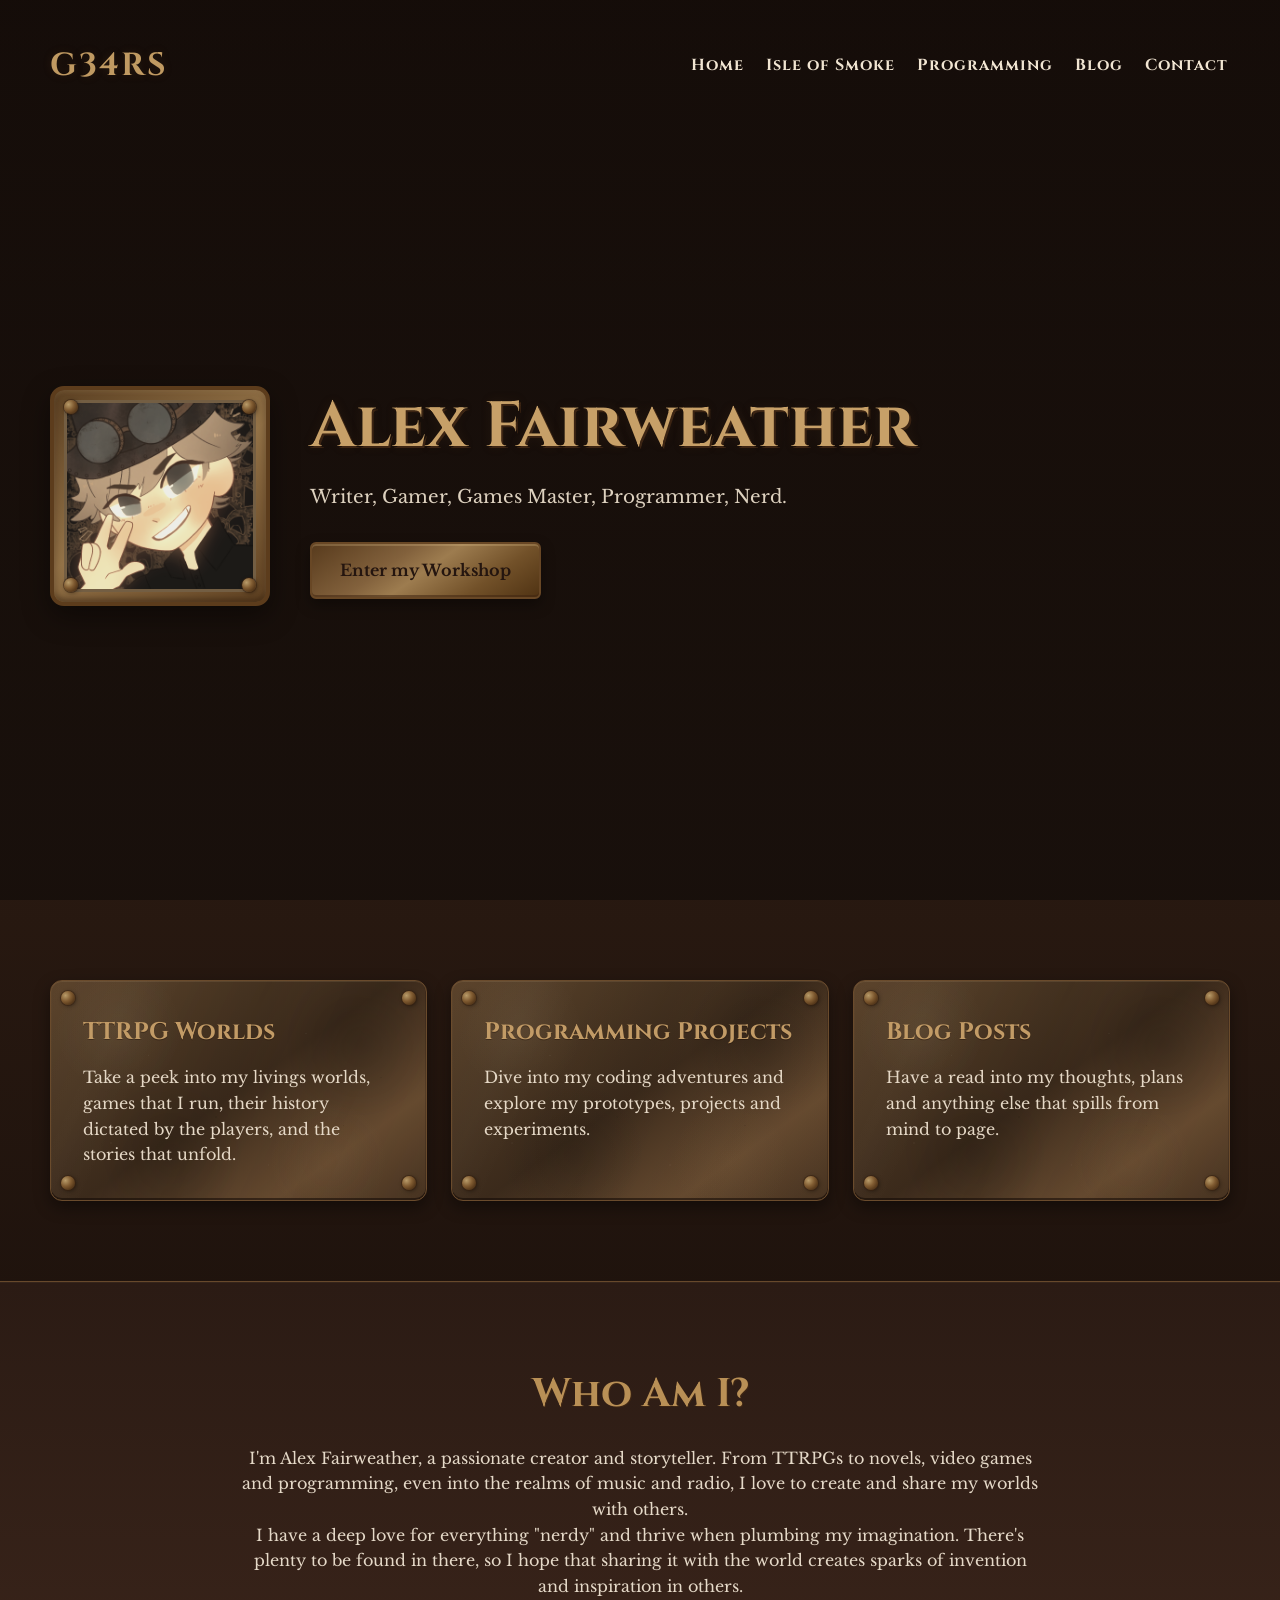
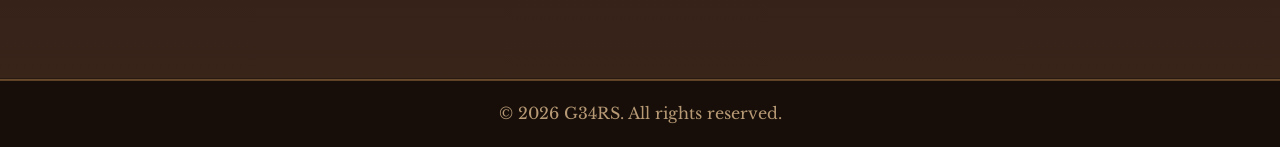
<file: index.html>
<!DOCTYPE html>
<html lang="en">
<head>
  <meta charset="UTF-8" />
  <meta name="viewport" content="width=device-width, initial-scale=1.0" />
  <title>G34RS</title>
  <link rel="stylesheet" href="./assets/css/styles.css" />
</head>
<body>
  <header class="hero">
    <nav class="navbar">
      <div class="logo">G34RS</div>
      <ul class="nav-links">
        <li><a href="#">Home</a></li>
        <li><a href="https://wiki.g34rs.me/isle-of-smoke/england-isle-of-smoke/">Isle of Smoke</a></li>
        <li><a href="#">Programming</a></li>
        <li><a href="#">Blog</a></li>
        <li><a href="#">Contact</a></li>
      </ul>
    </nav>

    <div class="hero-content">
      <div class="title-row">
        <div class="profile-frame">
          <span class="frame-rivet top-left"></span>
          <span class="frame-rivet top-right"></span>
          <span class="frame-rivet bottom-left"></span>
          <span class="frame-rivet bottom-right"></span>

          <img src="./assets/images/profile.jpg" alt="Profile Picture" class="profile-pic" />
        </div>

        <div class="hero-text">
          <h1>Alex Fairweather</h1>
          <p>
            Writer, Gamer, Games Master, Programmer, Nerd.
          </p>
          <a href="#" class="btn">Enter my Workshop</a>
        </div>
      </div>
    </div>
  </header>

  <main>
    <section class="features">
      <article class="card brass-panel">
        <span class="rivet top-left"></span>
        <span class="rivet top-right"></span>
        <span class="rivet bottom-left"></span>
        <span class="rivet bottom-right"></span>

        <h2>TTRPG Worlds</h2>
        <p>
          Take a peek into my livings worlds, games that I run, their history dictated by the players, and the stories that unfold.
        </p>
      </article>

      <article class="card brass-panel">
        <span class="rivet top-left"></span>
        <span class="rivet top-right"></span>
        <span class="rivet bottom-left"></span>
        <span class="rivet bottom-right"></span>

        <h2>Programming Projects</h2>
        <p>
          Dive into my coding adventures and explore my prototypes, projects and experiments.
        </p>
      </article>

      <article class="card brass-panel">
        <span class="rivet top-left"></span>
        <span class="rivet top-right"></span>
        <span class="rivet bottom-left"></span>
        <span class="rivet bottom-right"></span>

        <h2>Blog Posts</h2>
        <p>
          Have a read into my thoughts, plans and anything else that spills from mind to page.
        </p>
      </article>
    </section>

    <section class="about brass-section">
      <h2>Who Am I?</h2>
      <p>
        I'm Alex Fairweather, a passionate creator and storyteller. From TTRPGs to novels, video games and programming, even into the realms of music and radio, I love to create and share my worlds with others. 
      </p>
      <p>
        I have a deep love for everything "nerdy" and thrive when plumbing my imagination. There's plenty to be found in there, so I hope that sharing it with the world creates sparks of invention and inspiration in others.
      </p>
    </section>
  </main>

  <footer>
    <p>&copy; 2026 G34RS. All rights reserved.</p>
  </footer>
</body>
</html>
</file>
<file: assets/css/styles.css>
@import url('https://fonts.googleapis.com/css2?family=Cinzel:wght@400;700&family=Libre+Baskerville:wght@400;700&display=swap');

:root {
  --bg-dark: #1a100b;
  --bg-mid: #2c1b13;
  --bg-warm: #432d21;

  --text-main: #f1e5d2;
  --text-soft: #ddd1bf;
  --text-dim: #bba48a;

  --brass-1: #5c4329;
  --brass-2: #6c4f31;
  --brass-3: #3e2c1c;
  --brass-4: #7c5d39;
  --brass-5: #8d6e45;

  --brass-highlight: #c09a62;
  --brass-soft-highlight: #b18b56;
  --brass-shadow: #3a2414;
  --brass-border: #6a4b2c;

  --panel-shadow: rgba(0, 0, 0, 0.42);
  --panel-shadow-strong: rgba(0, 0, 0, 0.52);

  --inner-light: rgba(220, 190, 140, 0.12);
  --inner-dark: rgba(18, 9, 5, 0.55);

  --rivet-light: #b89b69;
  --rivet-mid: #805b31;
  --rivet-dark: #3d2411;
}

* {
  margin: 0;
  padding: 0;
  box-sizing: border-box;
}

body {
  font-family: 'Libre Baskerville', serif;
  color: var(--text-main);
  line-height: 1.6;
  background: linear-gradient(to bottom, #24150f, #432d21, #170e09);
}

/* HERO */
.hero {
  min-height: 100vh;
  padding: 20px 50px;
  display: flex;
  flex-direction: column;
  justify-content: space-between;
  background:
    linear-gradient(rgba(16, 10, 7, 0.76), rgba(16, 10, 7, 0.84)),
    url('https://images.unsplash.com/photo-1605143185672-f4f5c892dda4?q=80&w=2670&auto=format&fit=crop&ixlib=rb-4.1.0&ixid=M3wxMjA3fDB8MHxwaG90by1wYWdlfHx8fGVufDB8fHx8fA%3D%3D') center/cover no-repeat;
}

/* NAVBAR */
.navbar {
  display: flex;
  justify-content: space-between;
  align-items: center;
  gap: 24px;
  padding: 20px 0;
}

.logo {
  font-family: 'Cinzel', serif;
  font-size: 2rem;
  font-weight: 700;
  text-transform: uppercase;
  letter-spacing: 2px;
  color: var(--brass-highlight);
  text-shadow: 0 0 10px rgba(120, 85, 45, 0.18);
}

.nav-links {
  list-style: none;
  display: flex;
  flex-wrap: wrap;
  gap: 18px;
}

.nav-links a {
  text-decoration: none;
  color: var(--text-main);
  font-family: 'Cinzel', serif;
  font-weight: 700;
  letter-spacing: 1px;
  padding: 4px 2px;
  position: relative;
  transition:
    color 0.25s ease,
    text-shadow 0.25s ease,
    transform 0.25s ease;
}

.nav-links a:hover {
  color: var(--brass-highlight);
  text-shadow:
    0 0 6px rgba(192, 154, 98, 0.35),
    1px 2px 3px rgba(0, 0, 0, 0.55);
  transform: translateY(-1px);
}

/* HERO CONTENT */
.hero-content {
  max-width: 1100px;
  margin: auto 0;
  padding: 60px 0;
}

.title-row {
  display: flex;
  align-items: center;
  gap: 40px;
  flex-wrap: wrap;
}

/* PROFILE FRAME */
.profile-frame {
  position: relative;
  width: 220px;
  height: 220px;
  padding: 10px;
  border-radius: 14px;
  background:
    linear-gradient(145deg, #5b4022, #947348, #604222);
  border: 4px solid #5c3c1c;
  box-shadow:
    inset 0 2px 4px rgba(220, 190, 140, 0.18),
    inset 0 -3px 7px rgba(45, 25, 10, 0.58),
    0 10px 28px rgba(0, 0, 0, 0.42);
}

.profile-pic {
  width: 100%;
  height: 100%;
  display: block;
  object-fit: cover;
  border-radius: 8px;
  border: 3px solid #7f5f38;
  filter: sepia(0.25) saturate(0.8) contrast(1.02) brightness(0.93);
}

.hero-text {
  flex: 1;
  min-width: 280px;
}

.hero-text h1 {
  font-family: 'Cinzel', serif;
  font-size: 4rem;
  line-height: 1.1;
  margin-bottom: 20px;
  color: #c7a068;
  text-shadow:
    2px 2px 0 #3b2413,
    0 0 12px rgba(110, 80, 45, 0.14);
}

.hero-text p {
  max-width: 720px;
  font-size: 1.15rem;
  margin-bottom: 30px;
  color: var(--text-soft);
}

/* BUTTON */
.btn {
  display: inline-block;
  text-decoration: none;
  color: #24150f;
  font-weight: bold;
  padding: 14px 28px;
  border-radius: 6px;
  border: 2px solid #684725;
  background: linear-gradient(
    145deg,
    #583b1d 0%,
    #82613c 35%,
    #9d7c4f 50%,
    #725129 75%,
    #503313 100%
  );
  box-shadow:
    inset 0 2px 0 rgba(228, 200, 145, 0.24),
    inset 0 -2px 0 rgba(65, 38, 18, 0.55),
    0 6px 14px rgba(0, 0, 0, 0.35);
  transition:
    transform 0.2s ease,
    box-shadow 0.2s ease,
    filter 0.2s ease;
}

.btn:hover {
  transform: translateY(-2px);
  filter: brightness(1.04);
  box-shadow:
    inset 0 2px 0 rgba(228, 200, 145, 0.28),
    inset 0 -2px 0 rgba(65, 38, 18, 0.6),
    0 10px 18px rgba(0, 0, 0, 0.42);
}

/* FEATURES */
.features {
  display: grid;
  grid-template-columns: repeat(auto-fit, minmax(240px, 1fr));
  gap: 24px;
  padding: 80px 50px;
  background: linear-gradient(
    180deg,
    rgba(39, 24, 16, 0.98),
    rgba(31, 19, 13, 0.98)
  );
}

/* BRASS CARDS */
.brass-panel {
  position: relative;
  overflow: hidden;
  padding: 32px;
  border-radius: 12px;
  border: 1px solid var(--brass-border);
  box-shadow:
    inset 0 1px 0 var(--inner-light),
    inset 0 -2px 0 var(--inner-dark),
    inset 1px 0 0 rgba(160, 125, 82, 0.05),
    inset -1px 0 0 rgba(20, 10, 6, 0.18),
    0 6px 16px var(--panel-shadow);
  transition:
    transform 0.28s ease,
    box-shadow 0.28s ease,
    border-color 0.28s ease,
    filter 0.28s ease;

  background:
    /* Noise */
    radial-gradient(circle at 12% 18%, rgba(0,0,0,0.07) 0 0.8px, transparent 1px),
    radial-gradient(circle at 26% 34%, rgba(255,255,255,0.04) 0 0.8px, transparent 1px),
    radial-gradient(circle at 44% 62%, rgba(0,0,0,0.06) 0 0.9px, transparent 1.1px),
    radial-gradient(circle at 68% 24%, rgba(255,255,255,0.03) 0 0.8px, transparent 1px),
    radial-gradient(circle at 78% 66%, rgba(0,0,0,0.07) 0 0.8px, transparent 1px),
    radial-gradient(circle at 58% 84%, rgba(255,255,255,0.025) 0 0.8px, transparent 1px),
    radial-gradient(circle at 88% 44%, rgba(0,0,0,0.06) 0 0.8px, transparent 1px),
    radial-gradient(circle at 16% 74%, rgba(255,255,255,0.025) 0 0.8px, transparent 1px),

    /* Weathering */
    radial-gradient(circle at 18% 22%, rgba(255, 232, 185, 0.05), transparent 18%),
    radial-gradient(circle at 82% 28%, rgba(0, 0, 0, 0.15), transparent 22%),
    radial-gradient(circle at 32% 78%, rgba(0, 0, 0, 0.12), transparent 24%),
    radial-gradient(circle at 74% 82%, rgba(210, 170, 115, 0.04), transparent 18%),

    /* Grime */
    linear-gradient(
      115deg,
      transparent 0%,
      rgba(255,255,255,0.02) 18%,
      transparent 28%,
      rgba(0,0,0,0.05) 46%,
      transparent 58%,
      rgba(0,0,0,0.04) 74%,
      transparent 100%
    ),

    /* Brass body */
    linear-gradient(
      145deg,
      #5b432b 0%,
      #4b3723 24%,
      #3b2a1b 50%,
      #674b30 78%,
      #463220 100%
    );
}

.card h2,
.card p {
  position: relative;
  z-index: 2;
}

.card h2 {
  font-family: 'Cinzel', serif;
  margin-bottom: 14px;
  color: #c29b66;
  text-shadow: 0 1px 0 rgba(35, 20, 10, 0.45);
}

.card p {
  color: #e5d8c6;
}

/* RIVETS */
.rivet,
.frame-rivet {
  position: absolute;
  width: 14px;
  height: 14px;
  border-radius: 50%;
  background: radial-gradient(
    circle at 32% 32%,
    var(--rivet-light) 0%,
    var(--rivet-mid) 42%,
    #5c3d1d 68%,
    var(--rivet-dark) 100%
  );
  box-shadow:
    0 0 0 1px rgba(58, 34, 16, 0.55),
    1px 1px 4px rgba(0, 0, 0, 0.45);
  z-index: 3;
}

.rivet.top-left,
.frame-rivet.top-left {
  top: 10px;
  left: 10px;
}

.rivet.top-right,
.frame-rivet.top-right {
  top: 10px;
  right: 10px;
}

.rivet.bottom-left,
.frame-rivet.bottom-left {
  bottom: 10px;
  left: 10px;
}

.rivet.bottom-right,
.frame-rivet.bottom-right {
  bottom: 10px;
  right: 10px;
}

/* CARD HOVER */
.brass-panel:hover {
  transform: translateY(-8px);
  border-color: #86633b;
  filter: brightness(1.03);
  box-shadow:
    inset 0 1px 0 rgba(225, 195, 145, 0.16),
    inset 0 -2px 0 rgba(20, 10, 6, 0.6),
    inset 1px 0 0 rgba(170, 135, 90, 0.08),
    inset -1px 0 0 rgba(20, 10, 6, 0.22),
    0 14px 28px var(--panel-shadow-strong);
}

.brass-panel:hover h2 {
  color: #d1ac77;
}

.brass-panel:hover .rivet {
  filter: brightness(1.05);
}

.brass-panel:active {
  transform: translateY(-3px);
}

/* ABOUT */
.brass-section {
  padding: 80px 50px;
  text-align: center;
  background: linear-gradient(180deg, #2b1b14 0%, #39241a 100%);
  border-top: 1px solid #67492b;
  border-bottom: 1px solid #67492b;
  box-shadow:
    inset 0 1px 0 rgba(220, 190, 140, 0.05),
    inset 0 -1px 0 rgba(0, 0, 0, 0.3);
}

.about h2 {
  font-family: 'Cinzel', serif;
  font-size: 2.5rem;
  color: #b99056;
  margin-bottom: 20px;
  text-shadow: 1px 1px 0 #3e2614;
}

.about p {
  max-width: 800px;
  margin: 0 auto;
  color: #e5d9c8;
}

/* FOOTER */
footer {
  text-align: center;
  padding: 20px;
  background: #170e09;
  color: #b79a75;
  border-top: 1px solid #5f4126;
}

/* RESPONSIVE */
@media (max-width: 768px) {
  .hero {
    padding: 20px 24px;
  }

  .navbar {
    flex-direction: column;
    align-items: flex-start;
  }

  .nav-links {
    width: 100%;
    justify-content: flex-start;
  }

  .title-row {
    flex-direction: column;
    align-items: flex-start;
  }

  .profile-frame {
    width: 180px;
    height: 180px;
  }

  .hero-text h1 {
    font-size: 2.7rem;
  }

  .hero-text p {
    font-size: 1rem;
  }

  .features,
  .brass-section {
    padding: 60px 24px;
  }
}
</file>
